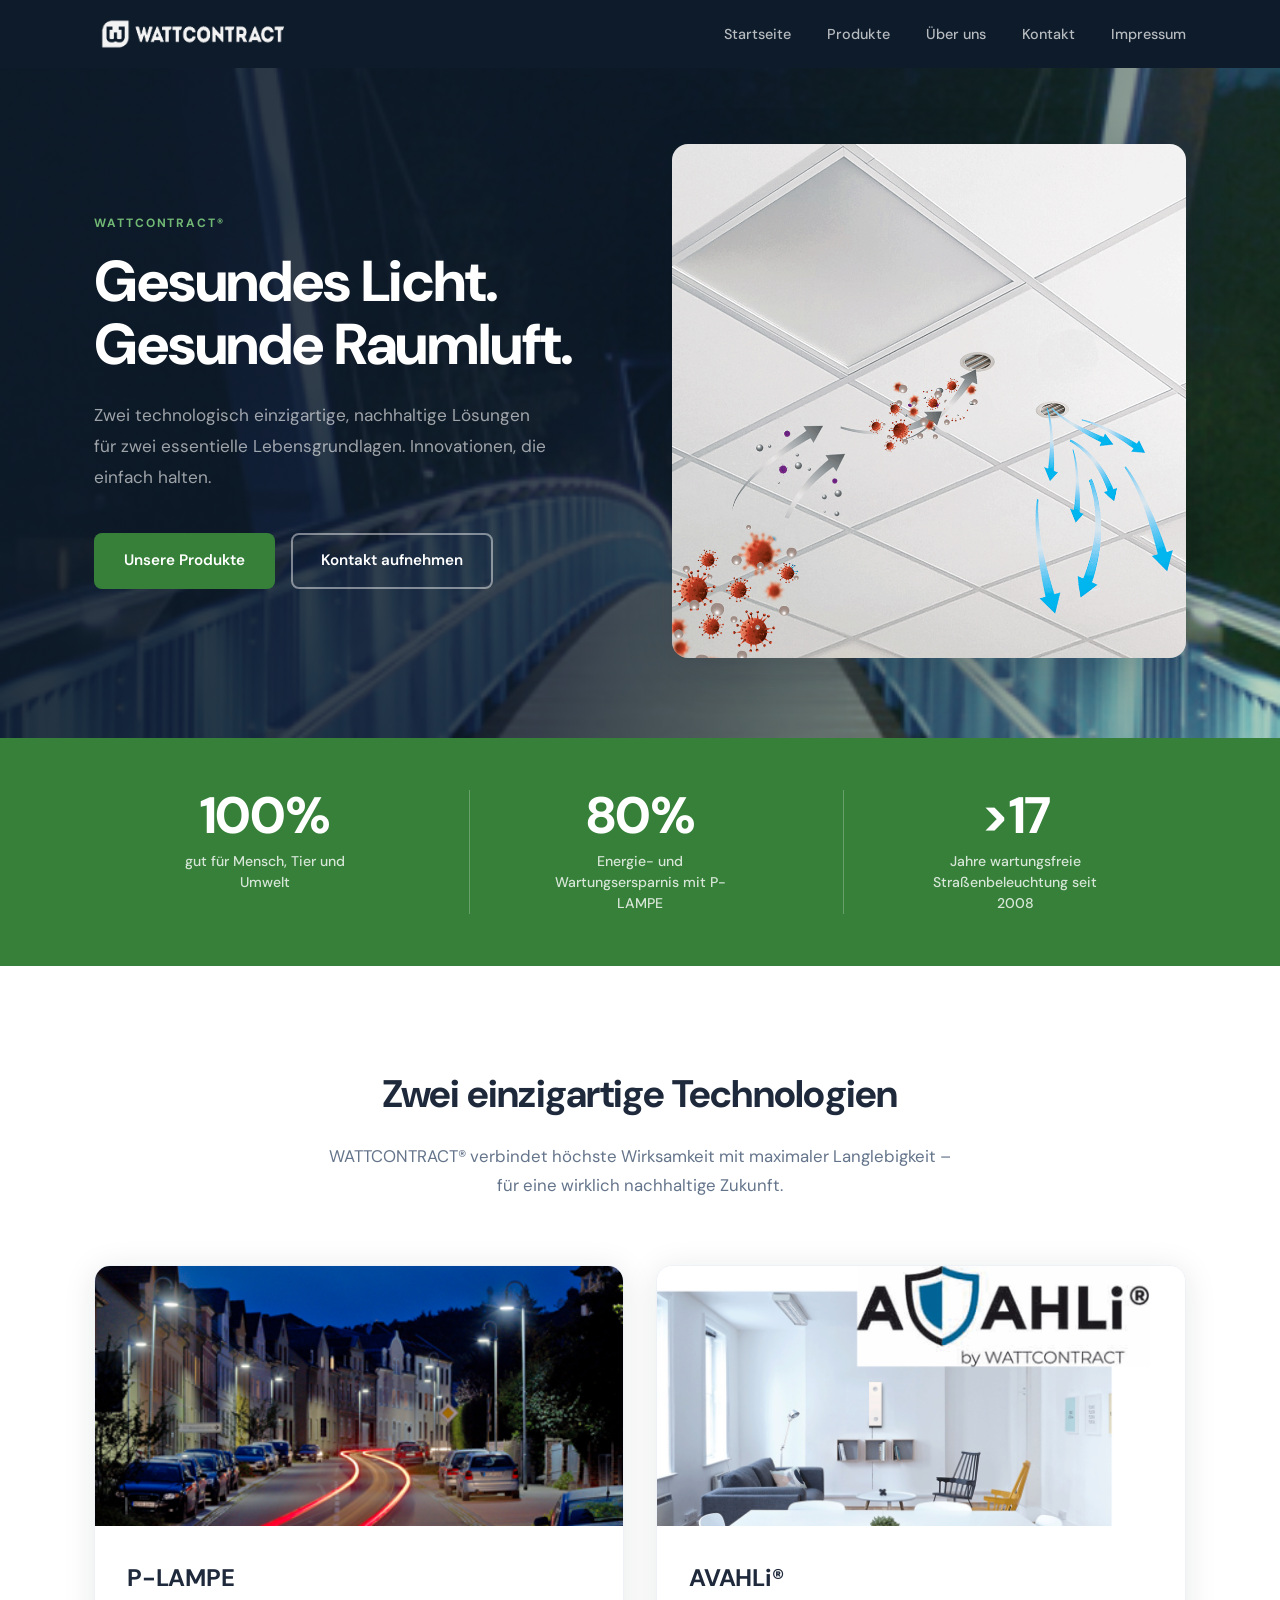
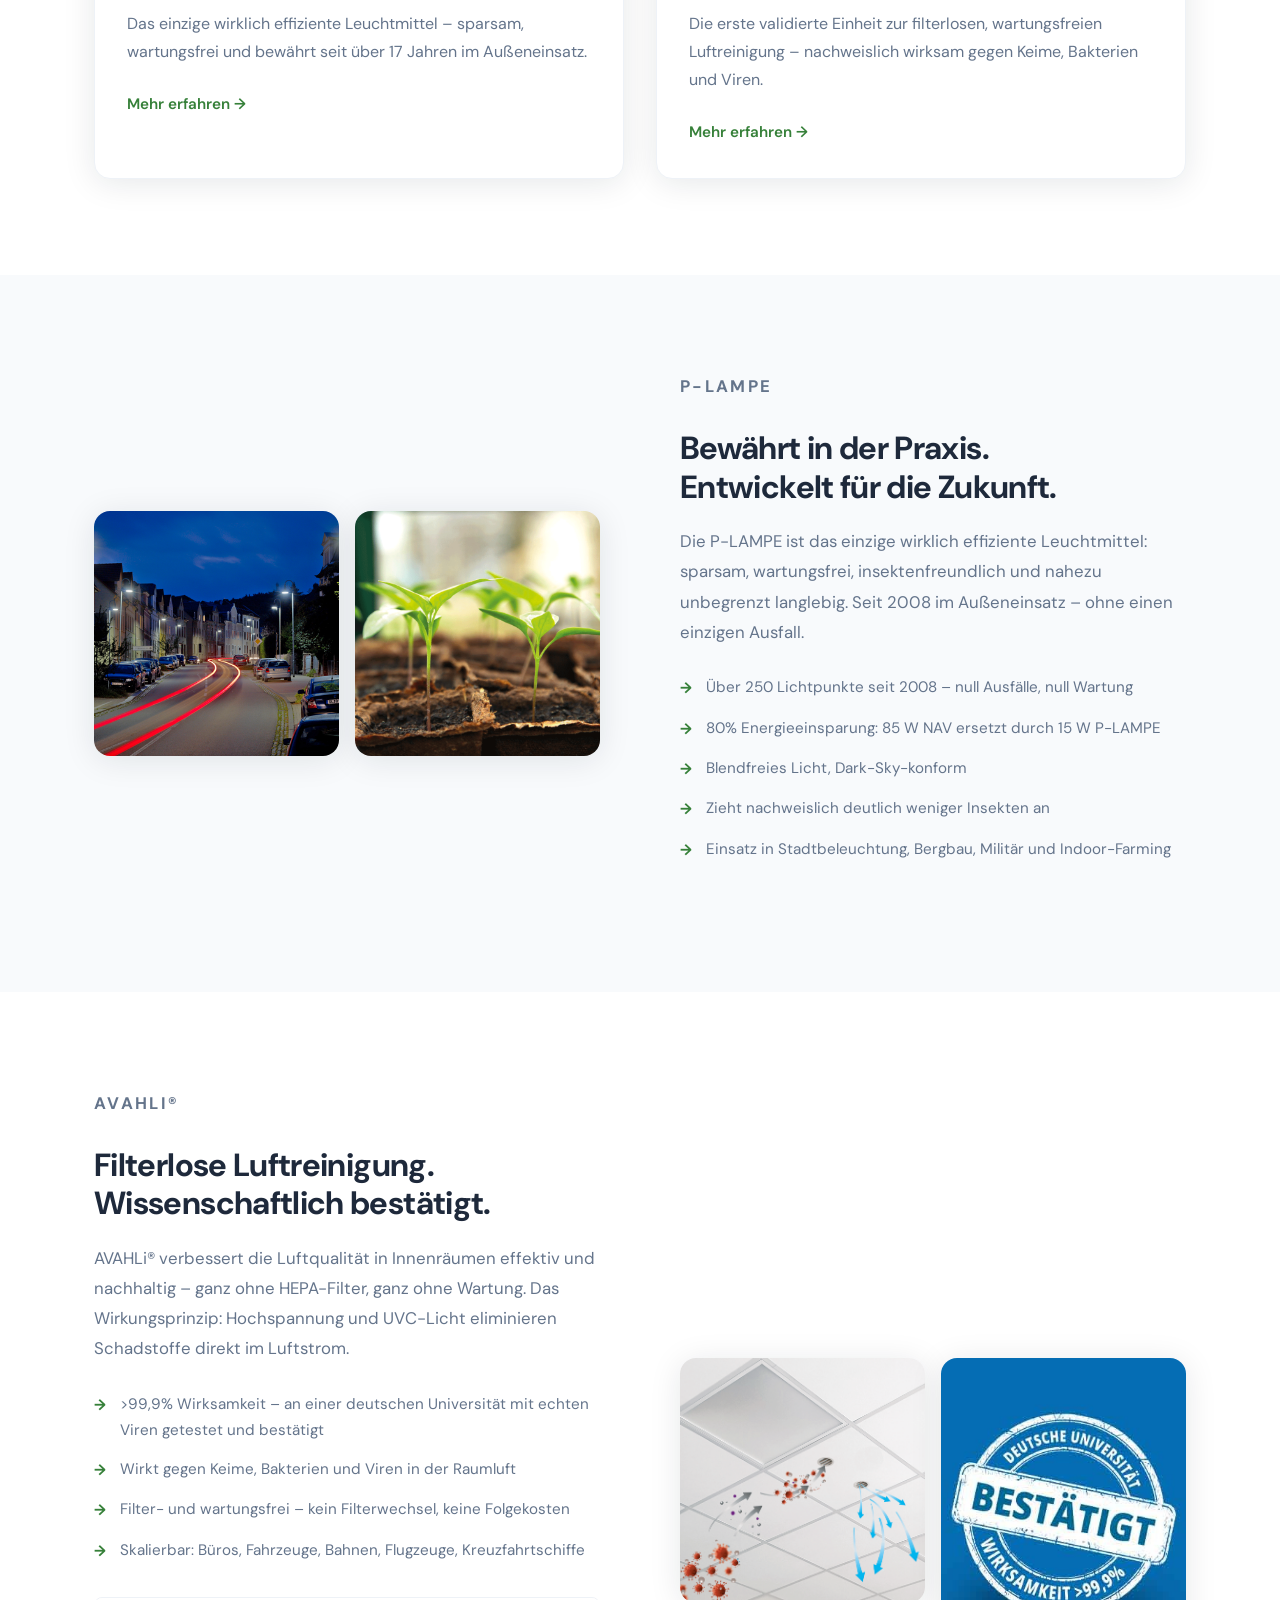
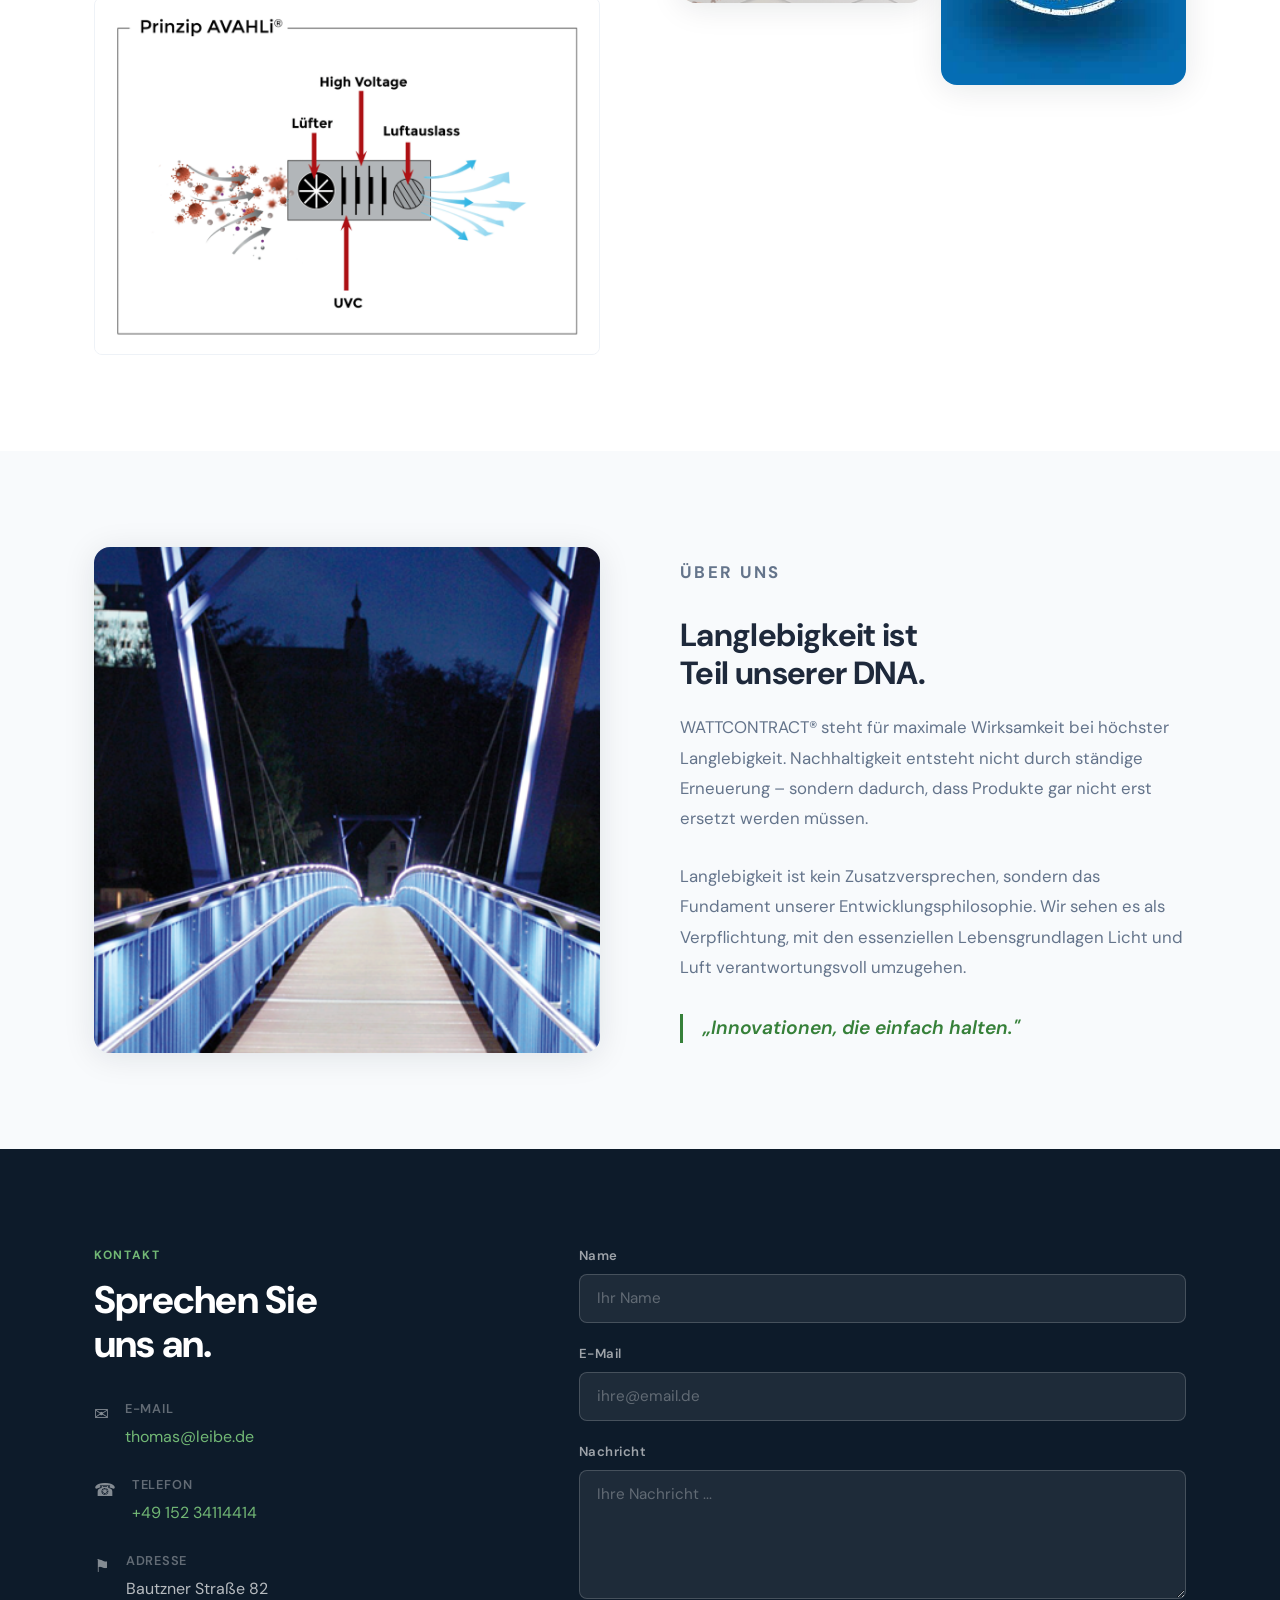
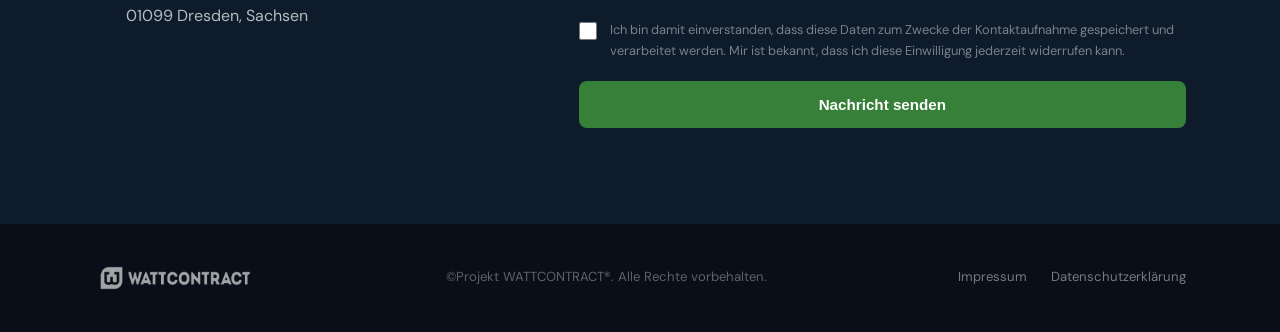
<file: index.html>
<!DOCTYPE html>
<html lang="de">
<head>
  <meta charset="UTF-8">
  <meta name="viewport" content="width=device-width, initial-scale=1.0">
  <title>WATTCONTRACT® – Gesundes Licht. Gesunde Raumluft.</title>
  <meta name="description" content="WATTCONTRACT® steht für zwei technologisch einzigartige, nachhaltige Lösungen: P-LAMPE für effiziente Beleuchtung und AVAHLi® für filterlose Luftreinigung.">
  <link rel="preconnect" href="https://fonts.googleapis.com">
  <link rel="preconnect" href="https://fonts.gstatic.com" crossorigin>
  <link href="https://fonts.googleapis.com/css2?family=DM+Sans:opsz,wght@9..40,300;9..40,400;9..40,500;9..40,600;9..40,700;9..40,800&display=swap" rel="stylesheet">
  <link rel="stylesheet" href="style.css">
</head>
<body>

<!-- ======================== NAVIGATION ======================== -->
<nav class="nav" id="nav">
  <div class="container nav__inner">
    <a href="#hero" class="nav__logo">
      <img src="assets/images/logo.png" alt="WATTCONTRACT" width="228" height="40">
    </a>
    <button class="nav__toggle" id="navToggle" aria-label="Menü öffnen" aria-expanded="false">
      <span></span><span></span><span></span>
    </button>
    <ul class="nav__links" id="navLinks">
      <li><a href="#hero">Startseite</a></li>
      <li><a href="#produkte">Produkte</a></li>
      <li><a href="#philosophie">Über uns</a></li>
      <li><a href="#kontakt">Kontakt</a></li>
      <li><a href="impressum.html">Impressum</a></li>
    </ul>
  </div>
</nav>


<!-- ======================== HERO ======================== -->
<section class="hero" id="hero">
  <div class="container hero__inner">
    <div class="hero__text">
      <p class="hero__eyebrow">WATTCONTRACT®</p>
      <h1 class="hero__headline">Gesundes Licht.<br>Gesunde Raumluft.</h1>
      <p class="hero__sub">
        Zwei technologisch einzigartige, nachhaltige Lösungen für zwei essentielle Lebensgrundlagen.
        Innovationen, die einfach halten.
      </p>
      <div class="hero__ctas">
        <a href="#produkte" class="btn btn--primary">Unsere Produkte</a>
        <a href="#kontakt" class="btn btn--outline">Kontakt aufnehmen</a>
      </div>
    </div>
    <div class="hero__visual">
      <img
        src="assets/images/product-circle.png"
        alt="AVAHLi® – filterlose Luftreinigung in Aktion"
        class="hero__img"
      >
    </div>
  </div>
</section>


<!-- ======================== STATS ======================== -->
<section class="stats" aria-label="Kennzahlen">
  <div class="container stats__grid">
    <div class="stat">
      <span class="stat__number">100%</span>
      <span class="stat__label">gut für Mensch, Tier und Umwelt</span>
    </div>
    <div class="stat">
      <span class="stat__number">80%</span>
      <span class="stat__label">Energie- und Wartungsersparnis mit P-LAMPE</span>
    </div>
    <div class="stat">
      <span class="stat__number">&gt;17</span>
      <span class="stat__label">Jahre wartungsfreie Straßenbeleuchtung seit 2008</span>
    </div>
  </div>
</section>


<!-- ======================== PRODUCTS OVERVIEW ======================== -->
<section class="section" id="produkte">
  <div class="container">
    <div class="section__intro">
      <h2>Zwei einzigartige Technologien</h2>
      <p>WATTCONTRACT® verbindet höchste Wirksamkeit mit maximaler Langlebigkeit – für eine wirklich nachhaltige Zukunft.</p>
    </div>
    <div class="products__grid">
      <div class="product-card">
        <img src="assets/images/product-round.png" alt="P-LAMPE – Straßenbeleuchtung bei Nacht" class="product-card__img">
        <div class="product-card__body">
          <h3>P-LAMPE</h3>
          <p>Das einzige wirklich effiziente Leuchtmittel – sparsam, wartungsfrei und bewährt seit über 17 Jahren im Außeneinsatz.</p>
          <a href="#p-lampe" class="btn btn--text">Mehr erfahren →</a>
        </div>
      </div>
      <div class="product-card">
        <img src="assets/images/graphic1.png" alt="AVAHLi® – Luftreinigung by WATTCONTRACT" class="product-card__img">
        <div class="product-card__body">
          <h3>AVAHLi®</h3>
          <p>Die erste validierte Einheit zur filterlosen, wartungsfreien Luftreinigung – nachweislich wirksam gegen Keime, Bakterien und Viren.</p>
          <a href="#avahli" class="btn btn--text">Mehr erfahren →</a>
        </div>
      </div>
    </div>
  </div>
</section>


<!-- ======================== P-LAMPE DETAIL ======================== -->
<section class="section section--alt" id="p-lampe">
  <div class="container feature feature--reverse">
    <div class="feature__images">
      <img src="assets/images/product-round.png" alt="P-LAMPE: Straßenbeleuchtung bei Nacht" class="feature__img">
      <img src="assets/images/product-large.png" alt="Nachhaltigkeit – junge Pflanzen" class="feature__img">
    </div>
    <div class="feature__text">
      <p class="label">P-LAMPE</p>
      <h2>Bewährt in der Praxis.<br>Entwickelt für die Zukunft.</h2>
      <p>
        Die P-LAMPE ist das einzige wirklich effiziente Leuchtmittel: sparsam, wartungsfrei, insektenfreundlich
        und nahezu unbegrenzt langlebig. Seit 2008 im Außeneinsatz – ohne einen einzigen Ausfall.
      </p>
      <ul class="feature__list">
        <li>Über 250 Lichtpunkte seit 2008 – null Ausfälle, null Wartung</li>
        <li>80% Energieeinsparung: 85&nbsp;W NAV ersetzt durch 15&nbsp;W P-LAMPE</li>
        <li>Blendfreies Licht, Dark-Sky-konform</li>
        <li>Zieht nachweislich deutlich weniger Insekten an</li>
        <li>Einsatz in Stadtbeleuchtung, Bergbau, Militär und Indoor-Farming</li>
      </ul>
    </div>
  </div>
</section>


<!-- ======================== AVAHLi DETAIL ======================== -->
<section class="section" id="avahli">
  <div class="container feature">
    <div class="feature__text">
      <p class="label">AVAHLi®</p>
      <h2>Filterlose Luftreinigung.<br>Wissenschaftlich bestätigt.</h2>
      <p>
        AVAHLi® verbessert die Luftqualität in Innenräumen effektiv und nachhaltig – ganz ohne HEPA-Filter,
        ganz ohne Wartung. Das Wirkungsprinzip: Hochspannung und UVC-Licht eliminieren Schadstoffe direkt im Luftstrom.
      </p>
      <ul class="feature__list">
        <li>&gt;99,9% Wirksamkeit – an einer deutschen Universität mit echten Viren getestet und bestätigt</li>
        <li>Wirkt gegen Keime, Bakterien und Viren in der Raumluft</li>
        <li>Filter- und wartungsfrei – kein Filterwechsel, keine Folgekosten</li>
        <li>Skalierbar: Büros, Fahrzeuge, Bahnen, Flugzeuge, Kreuzfahrtschiffe</li>
      </ul>
      <div class="avahli__diagram">
        <img
          src="assets/images/graphic2.png"
          alt="Prinzip AVAHLi® – technisches Funktionsprinzip: Lüfter, High Voltage, UVC, Luftauslass"
          class="diagram__img"
        >
      </div>
    </div>
    <div class="feature__images">
      <img src="assets/images/product-circle.png" alt="AVAHLi® Deckeneinheit im Einsatz" class="feature__img">
      <img src="assets/images/person.jpg" alt="Deutsche Universität – Wirksamkeit bestätigt: über 99,9%" class="feature__img feature__img--stamp">
    </div>
  </div>
</section>


<!-- ======================== ÜBER UNS / PHILOSOPHIE ======================== -->
<section class="section section--alt" id="philosophie">
  <div class="container feature feature--reverse">
    <div class="feature__images feature__images--single">
      <img src="assets/images/product2-round.png" alt="Beleuchtete Brücke bei Nacht – Symbol für Verbindung und Langlebigkeit" class="feature__img">
    </div>
    <div class="feature__text">
      <p class="label">Über uns</p>
      <h2>Langlebigkeit ist<br>Teil unserer DNA.</h2>
      <p>
        WATTCONTRACT® steht für maximale Wirksamkeit bei höchster Langlebigkeit.
        Nachhaltigkeit entsteht nicht durch ständige Erneuerung – sondern dadurch,
        dass Produkte gar nicht erst ersetzt werden müssen.
      </p>
      <p>
        Langlebigkeit ist kein Zusatzversprechen, sondern das Fundament unserer Entwicklungsphilosophie.
        Wir sehen es als Verpflichtung, mit den essenziellen Lebensgrundlagen Licht und Luft
        verantwortungsvoll umzugehen.
      </p>
      <blockquote class="quote">„Innovationen, die einfach halten."</blockquote>
    </div>
  </div>
</section>


<!-- ======================== KONTAKT ======================== -->
<section class="section section--dark" id="kontakt">
  <div class="container contact__inner">

    <div class="contact__info">
      <p class="label label--light">Kontakt</p>
      <h2 class="contact__headline">Sprechen Sie<br>uns an.</h2>
      <ul class="contact__details">
        <li>
          <span class="contact__icon" aria-hidden="true">✉</span>
          <div>
            <div style="font-size:0.8rem;opacity:0.5;margin-bottom:0.2rem;font-weight:600;letter-spacing:0.06em;text-transform:uppercase;">E-Mail</div>
            <a href="mailto:thomas@leibe.de">thomas@leibe.de</a>
          </div>
        </li>
        <li>
          <span class="contact__icon" aria-hidden="true">☎</span>
          <div>
            <div style="font-size:0.8rem;opacity:0.5;margin-bottom:0.2rem;font-weight:600;letter-spacing:0.06em;text-transform:uppercase;">Telefon</div>
            <a href="tel:+4915234114414">+49 152 34114414</a>
          </div>
        </li>
        <li>
          <span class="contact__icon" aria-hidden="true">⚑</span>
          <div>
            <div style="font-size:0.8rem;opacity:0.5;margin-bottom:0.2rem;font-weight:600;letter-spacing:0.06em;text-transform:uppercase;">Adresse</div>
            <span>Bautzner Straße 82<br>01099 Dresden, Sachsen</span>
          </div>
        </li>
      </ul>
    </div>

    <form class="contact__form" action="https://formspree.io/f/mvzykpbg" method="POST">
      <div class="form__group">
        <label for="name">Name</label>
        <input type="text" id="name" name="name" required placeholder="Ihr Name">
      </div>
      <div class="form__group">
        <label for="email">E-Mail</label>
        <input type="email" id="email" name="email" required placeholder="ihre@email.de">
      </div>
      <div class="form__group">
        <label for="message">Nachricht</label>
        <textarea id="message" name="message" rows="5" required placeholder="Ihre Nachricht ..."></textarea>
      </div>
      <div class="form__group form__group--checkbox">
        <input type="checkbox" id="consent" name="consent" required>
        <label for="consent">
          Ich bin damit einverstanden, dass diese Daten zum Zwecke der Kontaktaufnahme gespeichert
          und verarbeitet werden. Mir ist bekannt, dass ich diese Einwilligung jederzeit widerrufen kann.
        </label>
      </div>
      <button type="submit" class="btn btn--primary btn--full">Nachricht senden</button>
    </form>

  </div>
</section>


<!-- ======================== FOOTER ======================== -->
<footer class="footer">
  <div class="container footer__inner">
    <img src="assets/images/logo.png" alt="WATTCONTRACT Logo" class="footer__logo" width="160" height="28">
    <p class="footer__copy">©Projekt WATTCONTRACT®. Alle Rechte vorbehalten.</p>
    <nav class="footer__nav" aria-label="Rechtliche Links">
      <a href="impressum.html">Impressum</a>
      <a href="datenschutz.html">Datenschutzerklärung</a>
    </nav>
  </div>
</footer>


<script>
  const toggle = document.getElementById('navToggle');
  const links  = document.getElementById('navLinks');
  const nav    = document.getElementById('nav');

  toggle.addEventListener('click', () => {
    const open = links.classList.toggle('is-open');
    toggle.classList.toggle('is-open', open);
    toggle.setAttribute('aria-expanded', open);
  });

  links.querySelectorAll('a').forEach(a => a.addEventListener('click', () => {
    links.classList.remove('is-open');
    toggle.classList.remove('is-open');
    toggle.setAttribute('aria-expanded', 'false');
  }));

  window.addEventListener('scroll', () => {
    nav.classList.toggle('nav--scrolled', window.scrollY > 20);
  }, { passive: true });
</script>

</body>
</html>
</file>
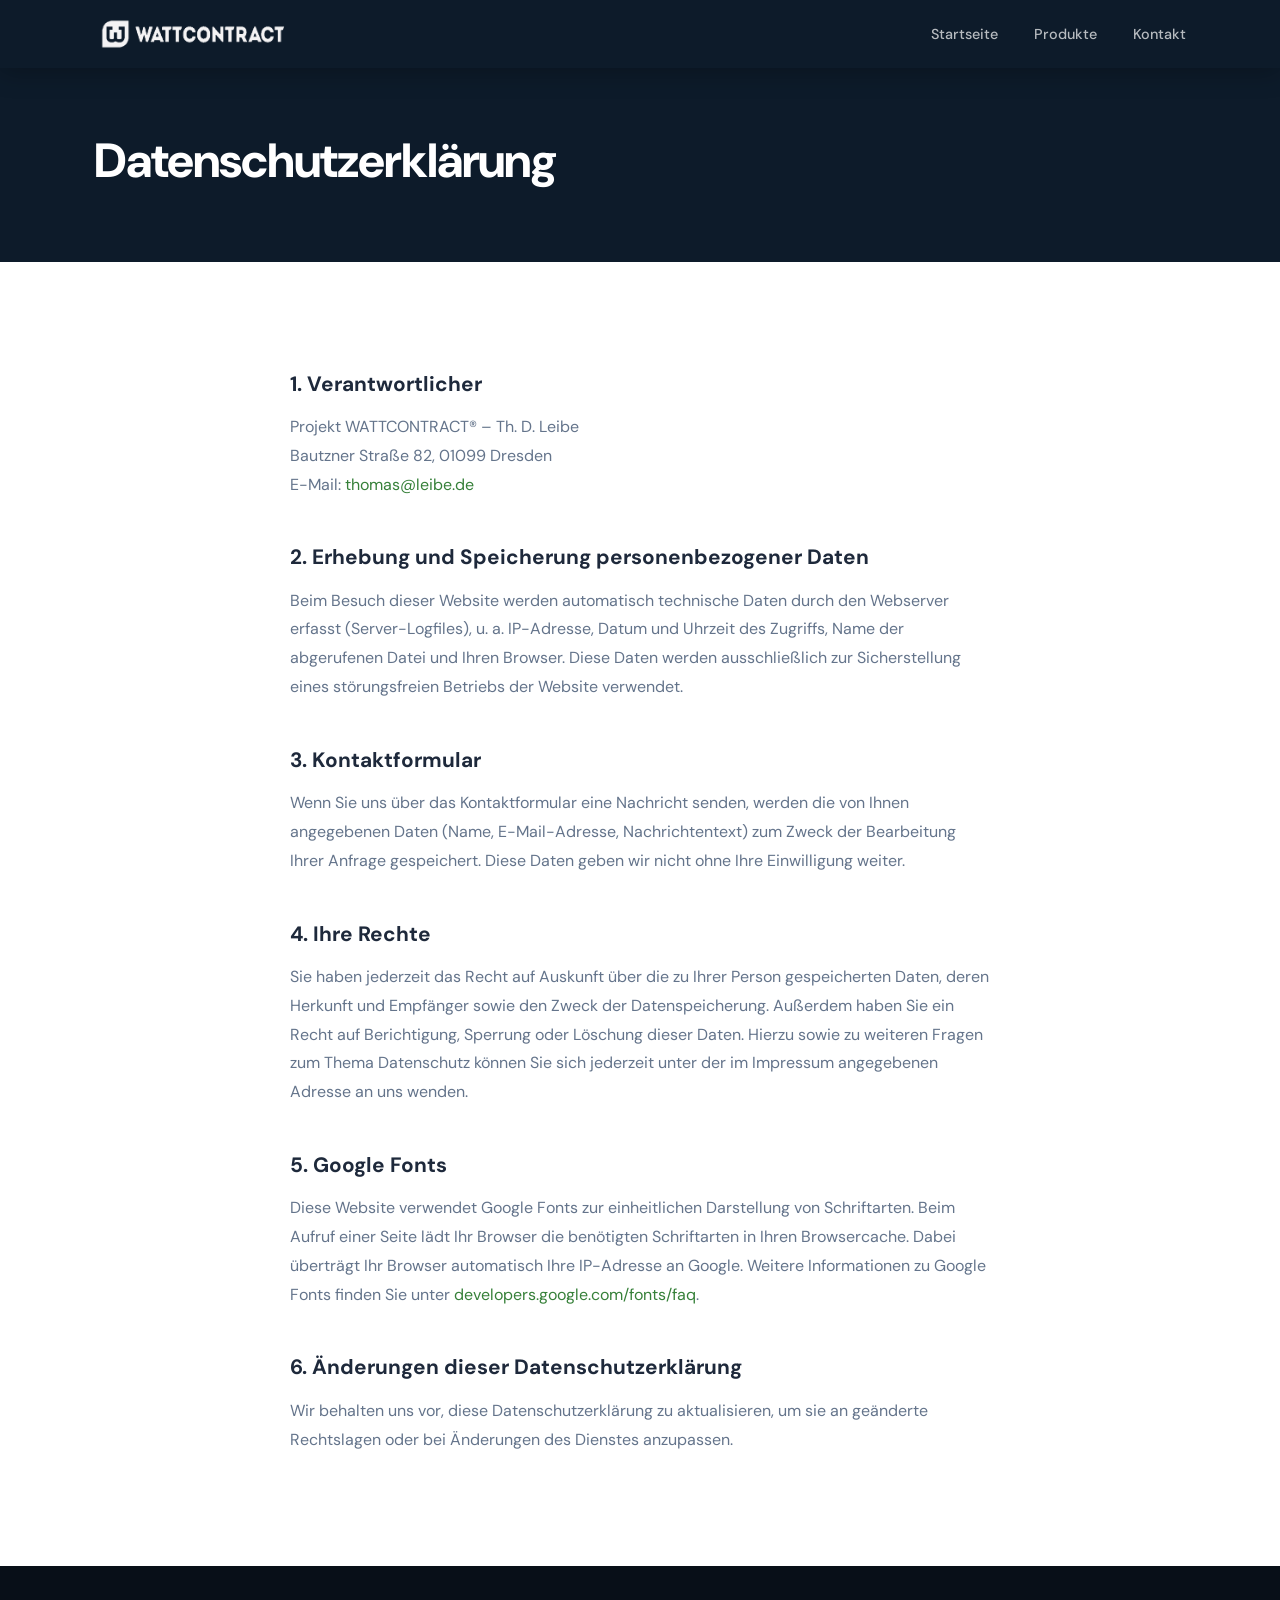
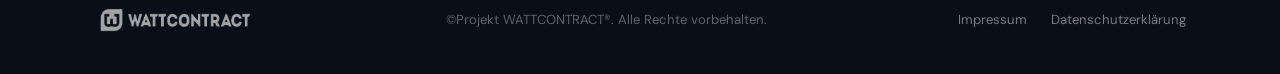
<file: datenschutz.html>
<!DOCTYPE html>
<html lang="de">
<head>
  <meta charset="UTF-8">
  <meta name="viewport" content="width=device-width, initial-scale=1.0">
  <title>Datenschutzerklärung – WATTCONTRACT®</title>
  <link rel="preconnect" href="https://fonts.googleapis.com">
  <link rel="preconnect" href="https://fonts.gstatic.com" crossorigin>
  <link href="https://fonts.googleapis.com/css2?family=DM+Sans:opsz,wght@9..40,300;9..40,400;9..40,500;9..40,600;9..40,700;9..40,800&display=swap" rel="stylesheet">
  <link rel="stylesheet" href="style.css">
</head>
<body>

<nav class="nav nav--scrolled" id="nav">
  <div class="container nav__inner">
    <a href="index.html" class="nav__logo">
      <img src="assets/images/logo.png" alt="WATTCONTRACT" width="228" height="40">
    </a>
    <ul class="nav__links">
      <li><a href="index.html">Startseite</a></li>
      <li><a href="index.html#produkte">Produkte</a></li>
      <li><a href="index.html#kontakt">Kontakt</a></li>
    </ul>
  </div>
</nav>

<header class="page-header">
  <div class="container">
    <h1>Datenschutzerklärung</h1>
  </div>
</header>

<main>
  <div class="container page-content">

    <h2>1. Verantwortlicher</h2>
    <p>
      Projekt WATTCONTRACT® – Th. D. Leibe<br>
      Bautzner Straße 82, 01099 Dresden<br>
      E-Mail: <a href="mailto:thomas@leibe.de">thomas@leibe.de</a>
    </p>

    <h2>2. Erhebung und Speicherung personenbezogener Daten</h2>
    <p>
      Beim Besuch dieser Website werden automatisch technische Daten durch den Webserver
      erfasst (Server-Logfiles), u.&nbsp;a. IP-Adresse, Datum und Uhrzeit des Zugriffs,
      Name der abgerufenen Datei und Ihren Browser. Diese Daten werden ausschließlich
      zur Sicherstellung eines störungsfreien Betriebs der Website verwendet.
    </p>

    <h2>3. Kontaktformular</h2>
    <p>
      Wenn Sie uns über das Kontaktformular eine Nachricht senden, werden die von Ihnen
      angegebenen Daten (Name, E-Mail-Adresse, Nachrichtentext) zum Zweck der Bearbeitung
      Ihrer Anfrage gespeichert. Diese Daten geben wir nicht ohne Ihre Einwilligung weiter.
    </p>

    <h2>4. Ihre Rechte</h2>
    <p>
      Sie haben jederzeit das Recht auf Auskunft über die zu Ihrer Person gespeicherten Daten,
      deren Herkunft und Empfänger sowie den Zweck der Datenspeicherung. Außerdem haben Sie
      ein Recht auf Berichtigung, Sperrung oder Löschung dieser Daten. Hierzu sowie zu
      weiteren Fragen zum Thema Datenschutz können Sie sich jederzeit unter der im Impressum
      angegebenen Adresse an uns wenden.
    </p>

    <h2>5. Google Fonts</h2>
    <p>
      Diese Website verwendet Google Fonts zur einheitlichen Darstellung von Schriftarten.
      Beim Aufruf einer Seite lädt Ihr Browser die benötigten Schriftarten in Ihren
      Browsercache. Dabei überträgt Ihr Browser automatisch Ihre IP-Adresse an Google.
      Weitere Informationen zu Google Fonts finden Sie unter
      <a href="https://developers.google.com/fonts/faq" target="_blank" rel="noopener">developers.google.com/fonts/faq</a>.
    </p>

    <h2>6. Änderungen dieser Datenschutzerklärung</h2>
    <p>
      Wir behalten uns vor, diese Datenschutzerklärung zu aktualisieren, um sie an
      geänderte Rechtslagen oder bei Änderungen des Dienstes anzupassen.
    </p>

  </div>
</main>

<footer class="footer">
  <div class="container footer__inner">
    <img src="assets/images/logo.png" alt="WATTCONTRACT Logo" class="footer__logo" width="160" height="28">
    <p class="footer__copy">©Projekt WATTCONTRACT®. Alle Rechte vorbehalten.</p>
    <nav class="footer__nav" aria-label="Rechtliche Links">
      <a href="impressum.html">Impressum</a>
      <a href="datenschutz.html">Datenschutzerklärung</a>
    </nav>
  </div>
</footer>

</body>
</html>
</file>
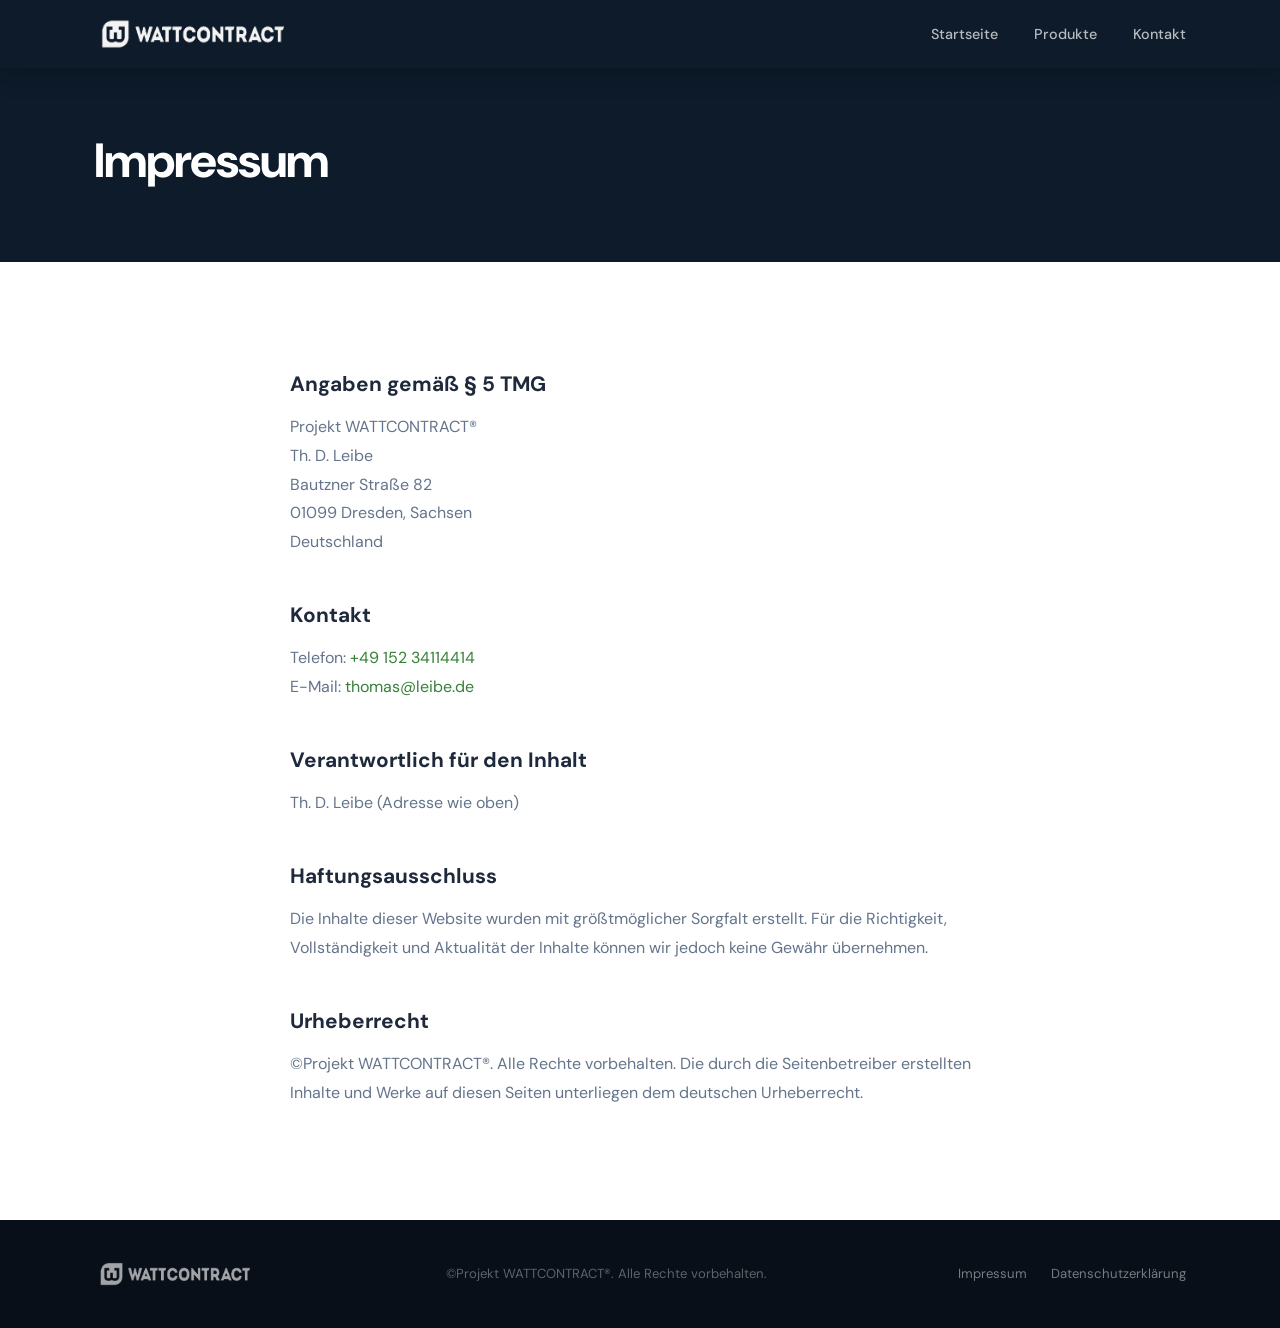
<file: impressum.html>
<!DOCTYPE html>
<html lang="de">
<head>
  <meta charset="UTF-8">
  <meta name="viewport" content="width=device-width, initial-scale=1.0">
  <title>Impressum – WATTCONTRACT®</title>
  <link rel="preconnect" href="https://fonts.googleapis.com">
  <link rel="preconnect" href="https://fonts.gstatic.com" crossorigin>
  <link href="https://fonts.googleapis.com/css2?family=DM+Sans:opsz,wght@9..40,300;9..40,400;9..40,500;9..40,600;9..40,700;9..40,800&display=swap" rel="stylesheet">
  <link rel="stylesheet" href="style.css">
</head>
<body>

<nav class="nav nav--scrolled" id="nav">
  <div class="container nav__inner">
    <a href="index.html" class="nav__logo">
      <img src="assets/images/logo.png" alt="WATTCONTRACT" width="228" height="40">
    </a>
    <ul class="nav__links">
      <li><a href="index.html">Startseite</a></li>
      <li><a href="index.html#produkte">Produkte</a></li>
      <li><a href="index.html#kontakt">Kontakt</a></li>
    </ul>
  </div>
</nav>

<header class="page-header">
  <div class="container">
    <h1>Impressum</h1>
  </div>
</header>

<main>
  <div class="container page-content">

    <h2>Angaben gemäß § 5 TMG</h2>
    <p>
      Projekt WATTCONTRACT®<br>
      Th. D. Leibe<br>
      Bautzner Straße 82<br>
      01099 Dresden, Sachsen<br>
      Deutschland
    </p>

    <h2>Kontakt</h2>
    <p>
      Telefon: <a href="tel:+4915234114414">+49 152 34114414</a><br>
      E-Mail: <a href="mailto:thomas@leibe.de">thomas@leibe.de</a>
    </p>

    <h2>Verantwortlich für den Inhalt</h2>
    <p>Th. D. Leibe (Adresse wie oben)</p>

    <h2>Haftungsausschluss</h2>
    <p>
      Die Inhalte dieser Website wurden mit größtmöglicher Sorgfalt erstellt.
      Für die Richtigkeit, Vollständigkeit und Aktualität der Inhalte können wir
      jedoch keine Gewähr übernehmen.
    </p>

    <h2>Urheberrecht</h2>
    <p>
      ©Projekt WATTCONTRACT®. Alle Rechte vorbehalten.
      Die durch die Seitenbetreiber erstellten Inhalte und Werke auf diesen Seiten
      unterliegen dem deutschen Urheberrecht.
    </p>

  </div>
</main>

<footer class="footer">
  <div class="container footer__inner">
    <img src="assets/images/logo.png" alt="WATTCONTRACT Logo" class="footer__logo" width="160" height="28">
    <p class="footer__copy">©Projekt WATTCONTRACT®. Alle Rechte vorbehalten.</p>
    <nav class="footer__nav" aria-label="Rechtliche Links">
      <a href="impressum.html">Impressum</a>
      <a href="datenschutz.html">Datenschutzerklärung</a>
    </nav>
  </div>
</footer>

</body>
</html>
</file>
<file: style.css>
/* ======================================
   WATTCONTRACT – Clean & Modern Theme
   ====================================== */

:root {
  --navy:        #0D1B2A;
  --navy-mid:    #162436;
  --green:       #368039;
  --green-hover: #2d6b30;
  --green-light: #72b875;
  --white:       #FFFFFF;
  --gray-50:     #F8FAFC;
  --gray-100:    #EEF2F7;
  --text:        #1E293B;
  --text-muted:  #64748B;
  --radius:      16px;
  --radius-sm:   8px;
  --shadow:      0 4px 32px rgba(13, 27, 42, 0.10);
  --shadow-lg:   0 10px 48px rgba(13, 27, 42, 0.20);
  --transition:  0.25s ease;
  --max-w:       1140px;
}

*, *::before, *::after { box-sizing: border-box; margin: 0; padding: 0; }

html { scroll-behavior: smooth; }

body {
  font-family: 'DM Sans', system-ui, -apple-system, sans-serif;
  color: var(--text);
  line-height: 1.7;
  background: var(--white);
  -webkit-font-smoothing: antialiased;
}

img { max-width: 100%; display: block; }
a { color: inherit; text-decoration: none; }
ul { list-style: none; }

.container {
  max-width: var(--max-w);
  margin: 0 auto;
  padding: 0 1.5rem;
}


/* ---- BUTTONS ---- */

.btn {
  display: inline-flex;
  align-items: center;
  justify-content: center;
  padding: 0.8rem 1.75rem;
  border-radius: var(--radius-sm);
  font-weight: 600;
  font-size: 0.95rem;
  cursor: pointer;
  border: 2px solid transparent;
  transition: all var(--transition);
  white-space: nowrap;
}

.btn--primary {
  background: var(--green);
  color: var(--white);
}
.btn--primary:hover {
  background: var(--green-hover);
  transform: translateY(-2px);
  box-shadow: 0 6px 24px rgba(54, 128, 57, 0.40);
}

.btn--outline {
  border-color: rgba(255, 255, 255, 0.45);
  color: var(--white);
}
.btn--outline:hover {
  border-color: var(--white);
  background: rgba(255, 255, 255, 0.10);
}

.btn--text {
  color: var(--green);
  padding: 0;
  font-weight: 600;
  border: none;
}
.btn--text:hover { color: var(--green-hover); }

.btn--full { width: 100%; }


/* ---- LABEL / EYEBROW ---- */

.label {
  display: block;
  font-size: 0.75rem;
  font-weight: 700;
  letter-spacing: 0.14em;
  text-transform: uppercase;
  color: var(--green);
  margin-bottom: 0.75rem;
}
.label--light { color: var(--green-light); }


/* ======================================
   NAVIGATION
   ====================================== */

.nav {
  position: fixed;
  top: 0; left: 0; right: 0;
  z-index: 100;
  background: var(--navy);
  transition: box-shadow var(--transition);
}
.nav--scrolled {
  box-shadow: 0 2px 28px rgba(0, 0, 0, 0.30);
}
.nav__inner {
  display: flex;
  align-items: center;
  justify-content: space-between;
  height: 68px;
}
.nav__logo img {
  height: 34px;
  width: auto;
}
.nav__links {
  display: flex;
  gap: 2.25rem;
  align-items: center;
}
.nav__links a {
  color: rgba(255, 255, 255, 0.70);
  font-weight: 500;
  font-size: 0.9rem;
  transition: color var(--transition);
  position: relative;
}
.nav__links a::after {
  content: '';
  position: absolute;
  left: 0; bottom: -3px; right: 0;
  height: 2px;
  background: var(--green-light);
  border-radius: 1px;
  transform: scaleX(0);
  transition: transform var(--transition);
}
.nav__links a:hover { color: var(--white); }
.nav__links a:hover::after { transform: scaleX(1); }

.nav__toggle {
  display: none;
  flex-direction: column;
  gap: 5px;
  background: none;
  border: none;
  cursor: pointer;
  padding: 6px;
}
.nav__toggle span {
  display: block;
  width: 24px;
  height: 2px;
  background: var(--white);
  border-radius: 2px;
  transition: all var(--transition);
}
.nav__toggle.is-open span:nth-child(1) { transform: translateY(7px) rotate(45deg); }
.nav__toggle.is-open span:nth-child(2) { opacity: 0; }
.nav__toggle.is-open span:nth-child(3) { transform: translateY(-7px) rotate(-45deg); }


/* ======================================
   HERO
   ====================================== */

.hero {
  background: var(--navy);
  background-image: url('assets/images/product2-round.png');
  background-size: cover;
  background-position: center 60%;
  padding: 144px 0 80px;
  overflow: hidden;
  position: relative;
}
.hero::before {
  content: '';
  position: absolute;
  inset: 0;
  background: linear-gradient(
    105deg,
    rgba(13, 27, 42, 0.92) 0%,
    rgba(13, 27, 42, 0.80) 50%,
    rgba(54, 128, 57, 0.30) 100%
  );
  pointer-events: none;
}
.hero__inner {
  display: grid;
  grid-template-columns: 1fr 1fr;
  gap: 4rem;
  align-items: center;
  position: relative;
}
.hero__eyebrow {
  font-size: 0.75rem;
  font-weight: 700;
  letter-spacing: 0.16em;
  text-transform: uppercase;
  color: var(--green-light);
  margin-bottom: 1rem;
}
.hero__headline {
  font-size: clamp(2.25rem, 4.5vw, 4rem);
  font-weight: 800;
  line-height: 1.10;
  color: var(--white);
  margin-bottom: 1.5rem;
  letter-spacing: -0.02em;
}
.hero__sub {
  font-size: 1.075rem;
  color: rgba(255, 255, 255, 0.60);
  max-width: 460px;
  margin-bottom: 2.5rem;
  line-height: 1.8;
}
.hero__ctas {
  display: flex;
  gap: 1rem;
  flex-wrap: wrap;
}
.hero__img {
  border-radius: var(--radius);
  width: 100%;
  box-shadow: var(--shadow-lg);
}


/* ======================================
   STATS BAR
   ====================================== */

.stats {
  background: var(--green);
  padding: 3.25rem 0;
}
.stats__grid {
  display: grid;
  grid-template-columns: repeat(3, 1fr);
  gap: 2rem;
  text-align: center;
}
.stat { padding: 0 1rem; }
.stat + .stat {
  border-left: 1px solid rgba(255, 255, 255, 0.25);
}
.stat__number {
  display: block;
  font-size: clamp(2.5rem, 4vw, 3.5rem);
  font-weight: 800;
  color: var(--white);
  line-height: 1;
  margin-bottom: 0.6rem;
  letter-spacing: -0.02em;
}
.stat__label {
  display: block;
  font-size: 0.88rem;
  color: rgba(255, 255, 255, 0.80);
  font-weight: 500;
  max-width: 180px;
  margin: 0 auto;
  line-height: 1.5;
}


/* ======================================
   SECTIONS (GENERAL)
   ====================================== */

.section        { padding: 6rem 0; }
.section--alt   { background: var(--gray-50); }
.section--dark  { background: var(--navy); color: var(--white); }

.section__intro {
  text-align: center;
  max-width: 640px;
  margin: 0 auto 4rem;
}
.section__intro h2 {
  font-size: clamp(1.75rem, 3vw, 2.5rem);
  font-weight: 700;
  margin-bottom: 0.9rem;
  letter-spacing: -0.02em;
}
.section__intro p {
  color: var(--text-muted);
  font-size: 1.05rem;
  line-height: 1.75;
}


/* ======================================
   PRODUCT CARDS
   ====================================== */

.products__grid {
  display: grid;
  grid-template-columns: repeat(2, 1fr);
  gap: 2rem;
}
.product-card {
  background: var(--white);
  border-radius: var(--radius);
  overflow: hidden;
  box-shadow: var(--shadow);
  border: 1px solid var(--gray-100);
  transition: transform var(--transition), box-shadow var(--transition);
}
.product-card:hover {
  transform: translateY(-5px);
  box-shadow: var(--shadow-lg);
}
.product-card__img {
  width: 100%;
  height: 260px;
  object-fit: cover;
}
.product-card__body { padding: 2rem; }
.product-card__body h3 {
  font-size: 1.5rem;
  font-weight: 700;
  margin-bottom: 0.75rem;
  letter-spacing: -0.01em;
}
.product-card__body p {
  color: var(--text-muted);
  margin-bottom: 1.5rem;
  line-height: 1.75;
}


/* ======================================
   FEATURE SECTIONS (alternating layout)
   ====================================== */

.feature {
  display: grid;
  grid-template-columns: 1fr 1fr;
  gap: 5rem;
  align-items: center;
}

.feature__text h2 {
  font-size: clamp(1.75rem, 2.5vw, 2.25rem);
  font-weight: 700;
  margin-bottom: 1.25rem;
  line-height: 1.2;
  letter-spacing: -0.02em;
}
.feature__text > p {
  color: var(--text-muted);
  font-size: 1.05rem;
  margin-bottom: 1.75rem;
  line-height: 1.8;
}

.feature__list {
  display: flex;
  flex-direction: column;
  gap: 0.85rem;
  margin-bottom: 2rem;
}
.feature__list li {
  display: flex;
  gap: 0.85rem;
  font-size: 0.95rem;
  color: var(--text-muted);
  align-items: flex-start;
}
.feature__list li::before {
  content: '→';
  color: var(--green);
  font-weight: 700;
  flex-shrink: 0;
  margin-top: 1px;
}

/* Images column */
.feature__images {
  display: grid;
  grid-template-columns: 1fr 1fr;
  gap: 1rem;
  align-items: start;
}
.feature__images--single {
  grid-template-columns: 1fr;
}
.feature__img {
  border-radius: var(--radius);
  width: 100%;
  box-shadow: var(--shadow);
}
.feature__img--stamp {
  border-radius: var(--radius);
}

/* Reverse layout: swap columns via order */
.feature--reverse .feature__images { order: -1; }

/* Diagram inset */
.avahli__diagram { margin-top: 1.5rem; }
.diagram__img {
  border-radius: var(--radius-sm);
  max-width: 100%;
  border: 1px solid var(--gray-100);
}

/* Blockquote */
.quote {
  font-size: 1.2rem;
  font-style: italic;
  font-weight: 600;
  color: var(--green);
  border-left: 3px solid var(--green);
  padding-left: 1.25rem;
  margin-top: 2rem;
  line-height: 1.5;
}


/* ======================================
   CONTACT SECTION
   ====================================== */

.contact__inner {
  display: grid;
  grid-template-columns: 1fr 1.5fr;
  gap: 5rem;
  align-items: start;
}
.contact__headline {
  font-size: clamp(2rem, 3vw, 2.75rem);
  font-weight: 800;
  color: var(--white);
  margin-bottom: 2rem;
  line-height: 1.15;
  letter-spacing: -0.02em;
}
.contact__details {
  display: flex;
  flex-direction: column;
  gap: 1.5rem;
}
.contact__details li {
  display: flex;
  gap: 1rem;
  align-items: flex-start;
  font-size: 1rem;
  color: rgba(255, 255, 255, 0.70);
}
.contact__details a {
  color: var(--green-light);
  transition: color var(--transition);
}
.contact__details a:hover { color: var(--white); }
.contact__icon {
  font-size: 1.1rem;
  margin-top: 2px;
  flex-shrink: 0;
  opacity: 0.7;
}

/* Form */
.contact__form {
  display: flex;
  flex-direction: column;
  gap: 1.25rem;
}
.form__group {
  display: flex;
  flex-direction: column;
  gap: 0.4rem;
}
.form__group label {
  font-size: 0.82rem;
  font-weight: 600;
  letter-spacing: 0.04em;
  color: rgba(255, 255, 255, 0.60);
}
.form__group input,
.form__group textarea {
  background: rgba(255, 255, 255, 0.07);
  border: 1px solid rgba(255, 255, 255, 0.18);
  border-radius: var(--radius-sm);
  padding: 0.85rem 1.1rem;
  color: var(--white);
  font-family: inherit;
  font-size: 0.95rem;
  transition: border-color var(--transition), background var(--transition);
  resize: vertical;
}
.form__group input::placeholder,
.form__group textarea::placeholder {
  color: rgba(255, 255, 255, 0.30);
}
.form__group input:focus,
.form__group textarea:focus {
  outline: none;
  border-color: var(--green-light);
  background: rgba(255, 255, 255, 0.11);
}

.form__group--checkbox {
  flex-direction: row;
  align-items: flex-start;
  gap: 0.85rem;
}
.form__group--checkbox input[type="checkbox"] {
  width: 18px;
  height: 18px;
  min-width: 18px;
  margin-top: 3px;
  accent-color: var(--green-light);
  border: none;
  background: none;
  padding: 0;
}
.form__group--checkbox label {
  font-size: 0.80rem;
  color: rgba(255, 255, 255, 0.45);
  line-height: 1.65;
  font-weight: 400;
  letter-spacing: 0;
}


/* ======================================
   FOOTER
   ====================================== */

.footer {
  background: #080F18;
  padding: 2.5rem 0;
}
.footer__inner {
  display: flex;
  align-items: center;
  justify-content: space-between;
  gap: 1.5rem;
  flex-wrap: wrap;
}
.footer__logo {
  height: 28px;
  width: auto;
  opacity: 0.65;
}
.footer__copy {
  font-size: 0.82rem;
  color: rgba(255, 255, 255, 0.35);
}
.footer__nav {
  display: flex;
  gap: 1.5rem;
}
.footer__nav a {
  font-size: 0.82rem;
  color: rgba(255, 255, 255, 0.45);
  transition: color var(--transition);
}
.footer__nav a:hover { color: var(--white); }


/* ======================================
   IMPRESSUM / DATENSCHUTZ PAGES
   ====================================== */

.page-header {
  background: var(--navy);
  padding: 120px 0 60px;
}
.page-header h1 {
  font-size: clamp(2rem, 4vw, 3rem);
  font-weight: 800;
  color: var(--white);
  letter-spacing: -0.02em;
}
.page-content {
  padding: 4rem 0 6rem;
  max-width: 700px;
}
.page-content h2 {
  font-size: 1.3rem;
  font-weight: 700;
  margin: 2.5rem 0 0.75rem;
  color: var(--text);
}
.page-content p {
  color: var(--text-muted);
  margin-bottom: 1rem;
  line-height: 1.8;
}
.page-content a { color: var(--green); }
.page-content a:hover { text-decoration: underline; }


/* ======================================
   RESPONSIVE
   ====================================== */

@media (max-width: 920px) {

  .nav__toggle { display: flex; }

  .nav__links {
    display: none;
    position: absolute;
    top: 68px;
    left: 0; right: 0;
    background: var(--navy-mid);
    flex-direction: column;
    padding: 1.5rem 1.5rem 2rem;
    gap: 1.25rem;
    border-top: 1px solid rgba(255, 255, 255, 0.08);
    box-shadow: 0 8px 24px rgba(0,0,0,0.25);
  }
  .nav__links.is-open { display: flex; }
  .nav__links a::after { display: none; }

  .hero__inner,
  .products__grid,
  .contact__inner {
    grid-template-columns: 1fr;
  }

  .hero { padding: 120px 0 60px; }
  .hero__img { max-width: 540px; margin: 0 auto; }
  .hero__sub { max-width: 100%; }

  .stats__grid { grid-template-columns: 1fr; }
  .stat + .stat { border-left: none; border-top: 1px solid rgba(255,255,255,0.2); padding-top: 1.75rem; }

  .feature {
    grid-template-columns: 1fr;
    gap: 2.5rem;
  }
  .feature--reverse .feature__images { order: 0; }

  .feature__images { grid-template-columns: 1fr 1fr; }

  .contact__inner { gap: 3rem; }
}

@media (max-width: 600px) {
  .hero__ctas { flex-direction: column; }
  .section { padding: 4rem 0; }
  .feature__images { grid-template-columns: 1fr; }
  .footer__inner { flex-direction: column; text-align: center; }
  .footer__nav { justify-content: center; }
}
</file>
